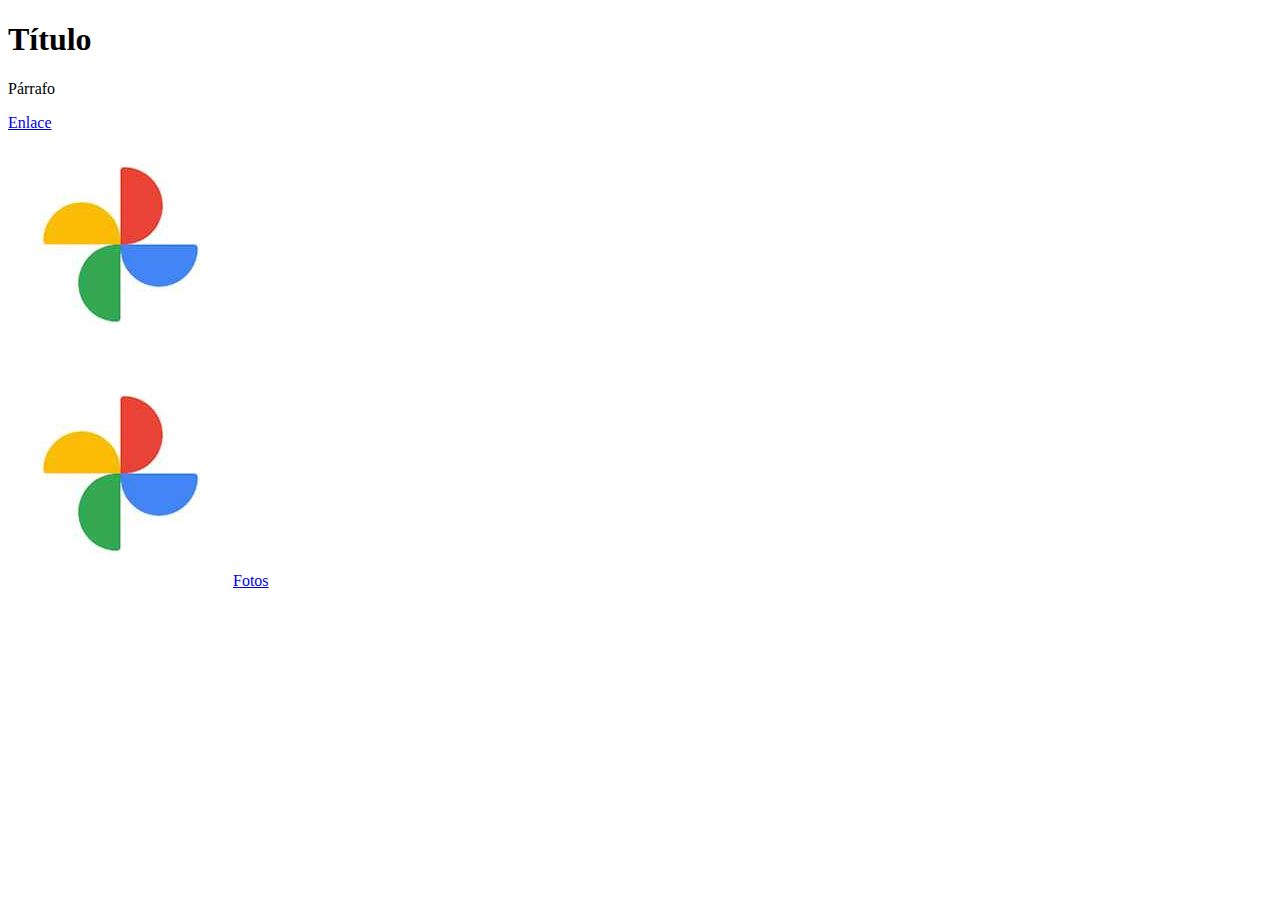
<file: index.html>
<!DOCTYPE html>
<html lang="en">
<head>
    <meta charset="UTF-8">
    <meta name="viewport" content="width=device-width, initial-scale=1.0">
    <title>paginaweb</title>
</head>
<body>
  <h1>Título</h1> 
  <p>Párrafo</p>  
  <a href="https://www.w3schools.com/html/tryit.asp?filename=tryhtml_basic_link">Enlace</a><br>
  
  <img src="media/download" alt="Fotos"><br>

  <a href="https://play.google.com/store/apps/details/Google_Photos?id=com.google.android.apps.photos&hl=es_NI&pli=1"> <img src="media/download" alt="">Fotos</a><br>
</body>
</html>
</file>
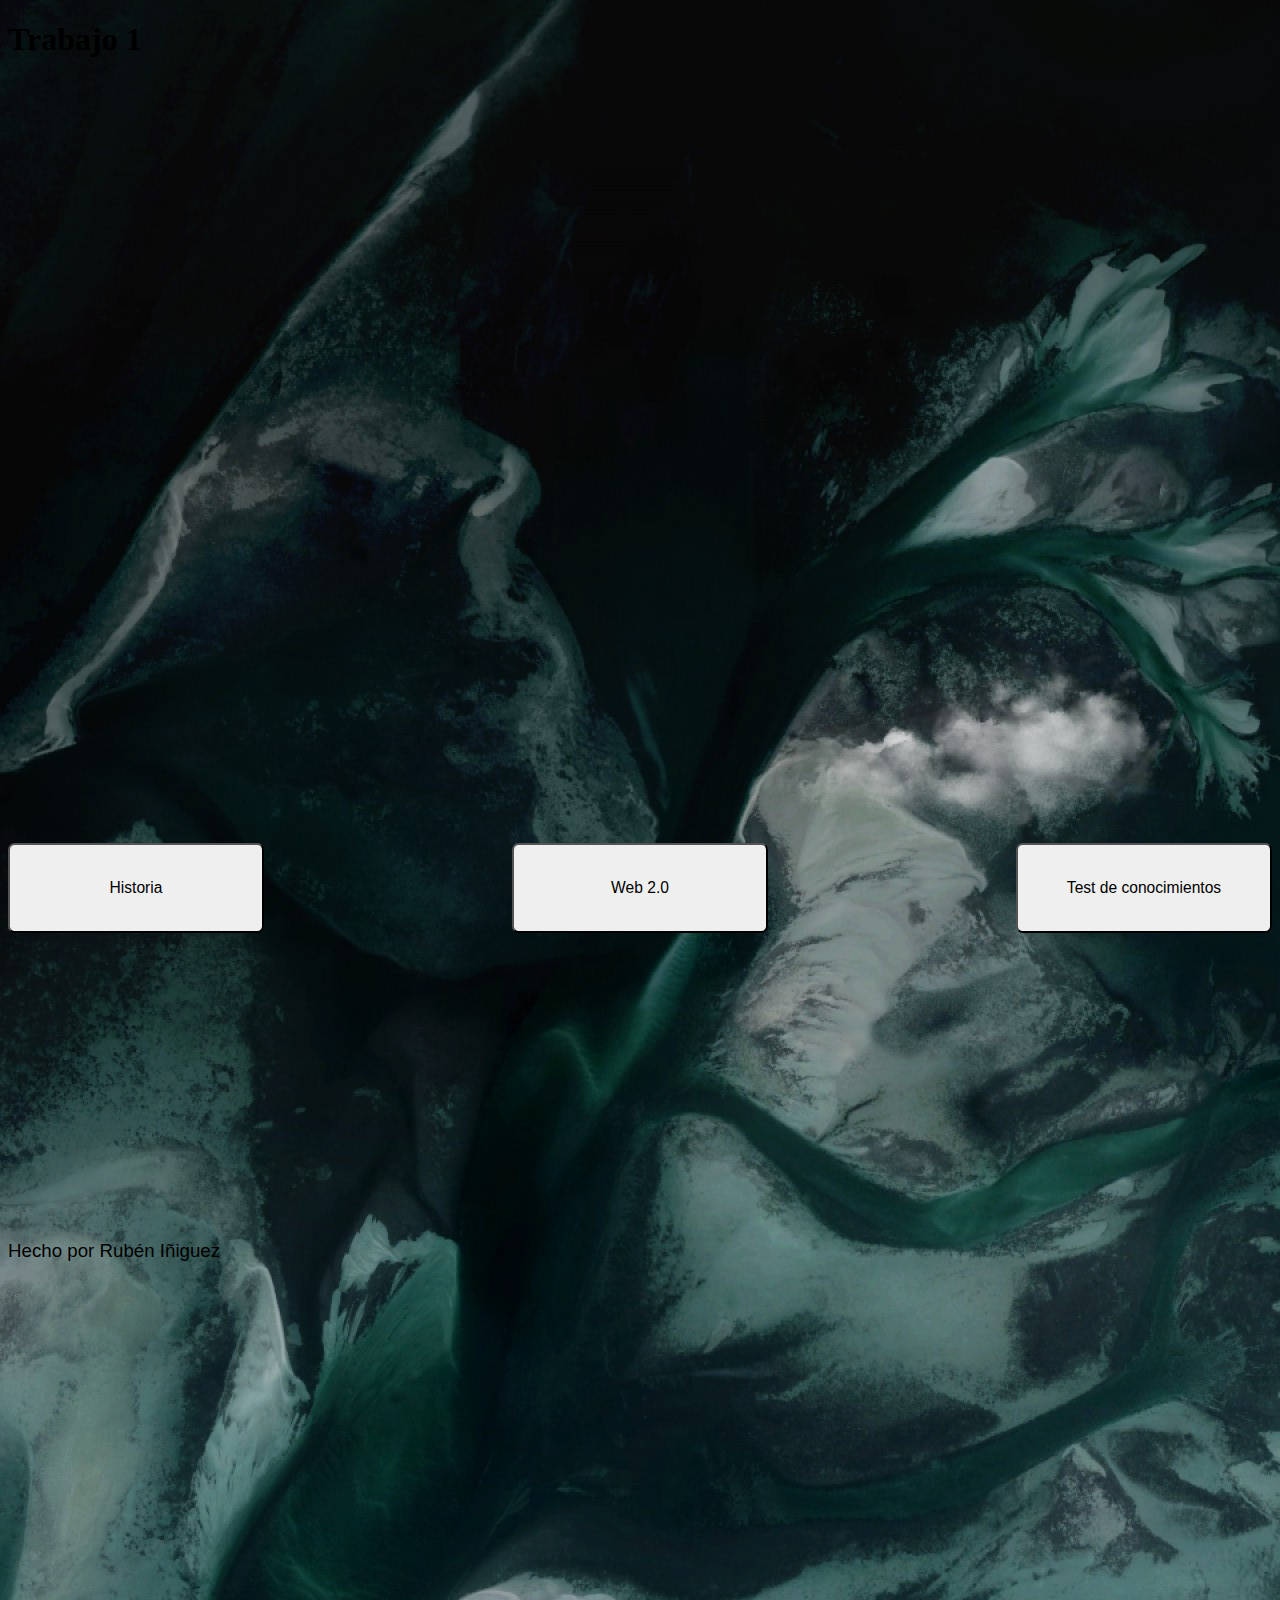
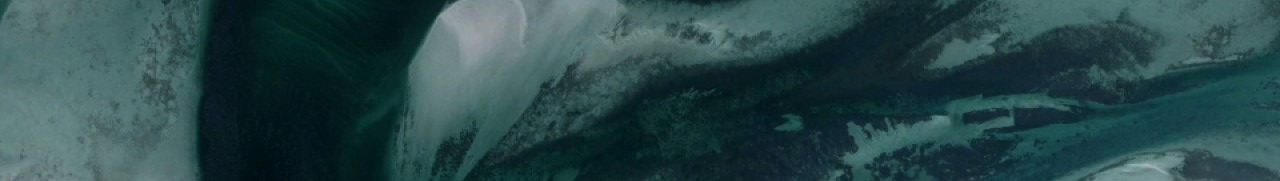
<file: index2.html>
<!DOCTYPE html>
<html lang="en">
<head>
    <meta charset="UTF-8">
    <meta name="viewport" content="width=device-width, initial-scale=1.0">
    <title>Document</title>
    <link rel="stylesheet" href="styles/index.css">
</head>
<body>
    <header><h1>Trabajo 1</h1></header>
    <main>
        <button><h3>Historia</h3> <link rel="Historia de internet" href="https://www.telefonica.com/es/sala-comunicacion/blog/historia-internet-como-nacio-evolucion/"></button>
        <button><h3>Web 2.0</h3></button>
        <button><h3>Test de conocimientos</h3></button></main>
    <footer><h3>Hecho por Rubén Iñiguez</h3></footer>
</body>
</html>
</file>
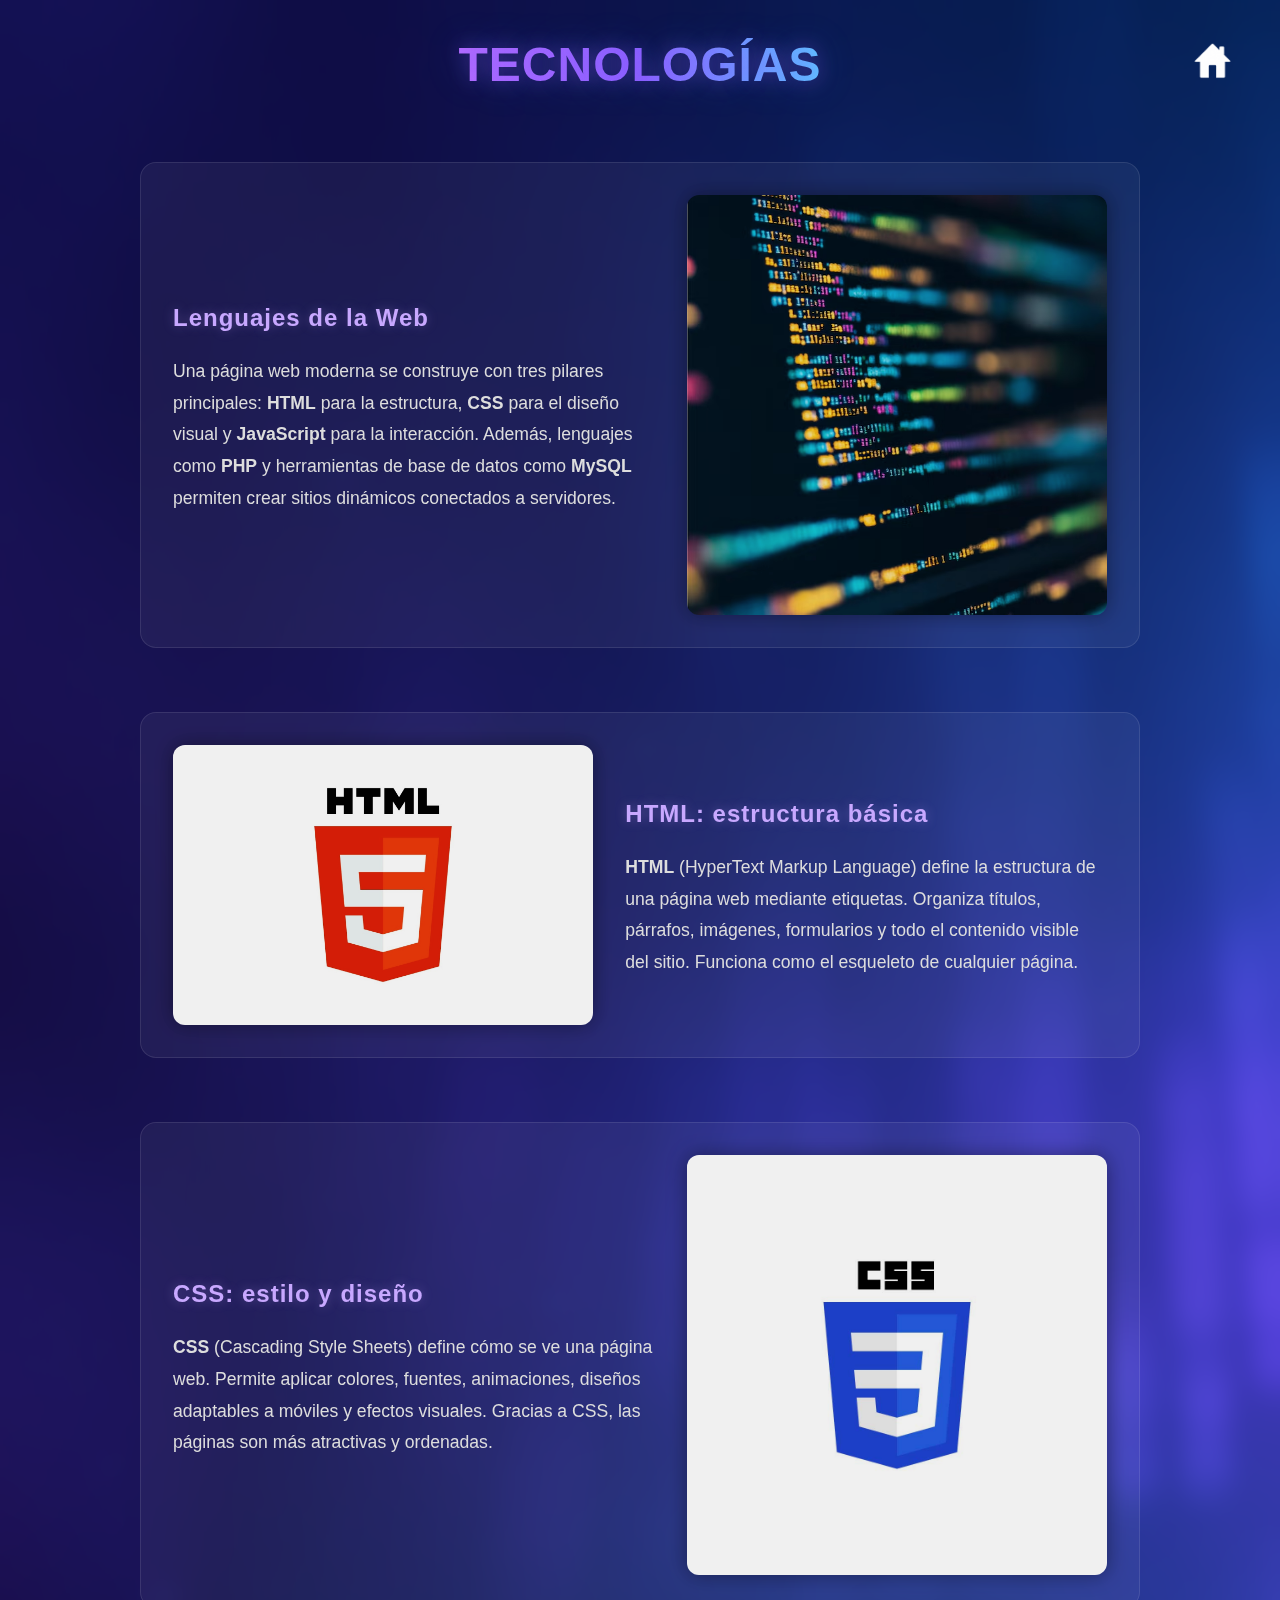
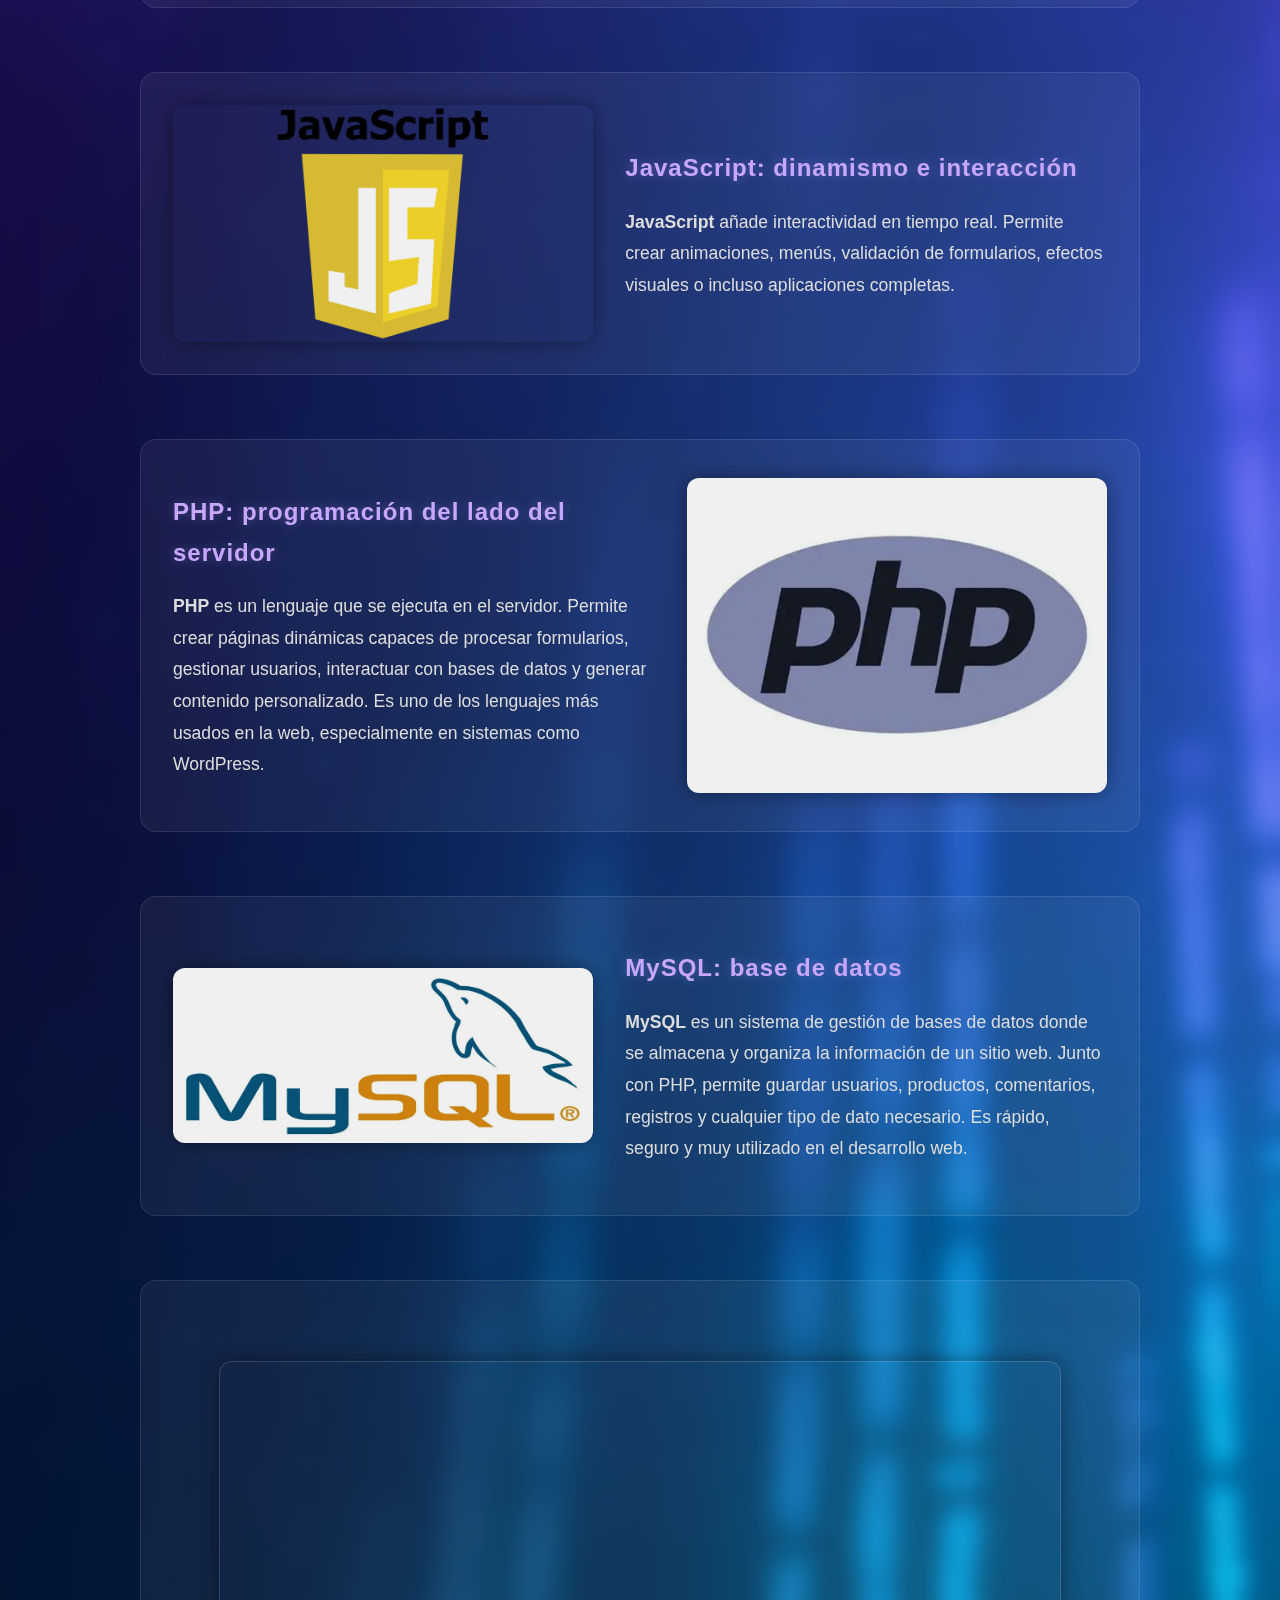
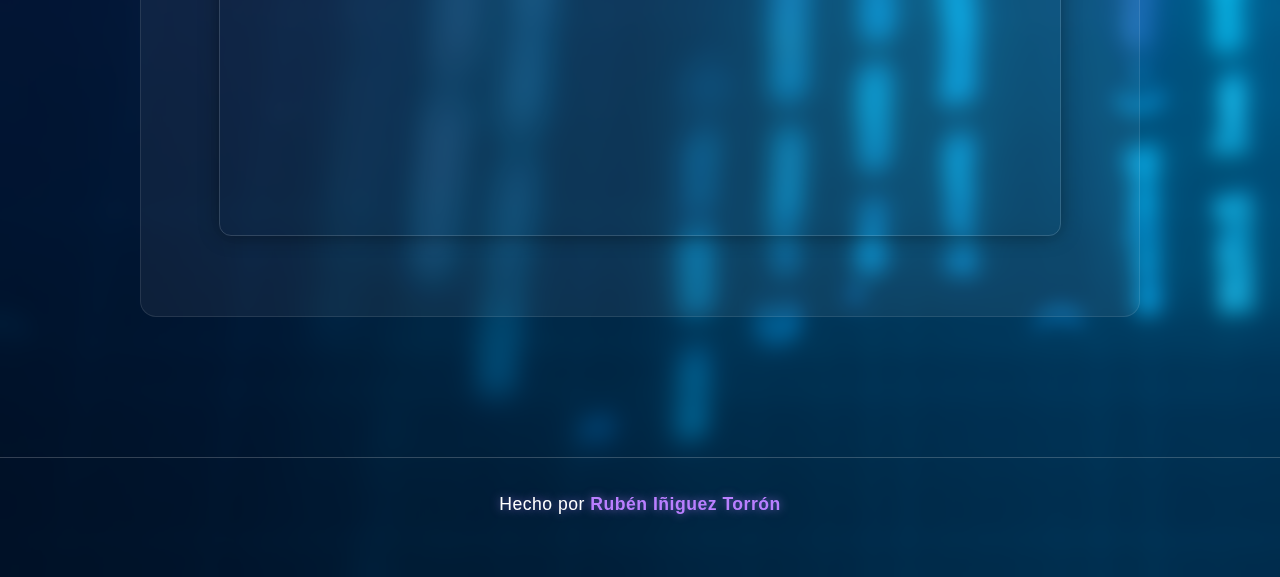
<file: pages/lenguaje.html>
<!DOCTYPE html>
<html lang="es">
<head>
    <meta charset="UTF-8">
    <meta name="viewport" content="width=device-width, initial-scale=1.0">
    <title>Tecnologías</title>
    <link rel="stylesheet" href="../styles/lenguaje.css">
</head>
<body>
    <header>
        <h1>Tecnologías</h1>
        <div class="home">
            <a href="../index.html">
                <img src="../media/home.png" alt="Home">
            </a>
        </div>
    </header>
    <main>
        <section class="bloque">
            <div class="texto">
                <h2>Lenguajes de la Web</h2>
                <p>Una página web moderna se construye con tres pilares principales: 
                <strong>HTML</strong> para la estructura, 
                <strong>CSS</strong> para el diseño visual y 
                <strong>JavaScript</strong> para la interacción. 
                Además, lenguajes como <strong>PHP</strong> y herramientas de base de datos como 
                <strong>MySQL</strong> permiten crear sitios dinámicos conectados a servidores.</p>
            </div>
            <img src="../media/lenguajesWeb.jpg" alt="Código HTML, CSS y JavaScript en editor">
        </section>
        <section class="bloque">
            <div class="texto">
                <h2>HTML: estructura básica</h2>
                <p><strong>HTML</strong> (HyperText Markup Language) define la estructura de una página web mediante
                etiquetas. Organiza títulos, párrafos, imágenes, formularios y todo el contenido visible del sitio. 
                Funciona como el esqueleto de cualquier página.</p>
            </div>
            <img src="../media/html.jpg" alt="Código HTML mostrando la estructura de una página web">
        </section>
        <section class="bloque">
            <div class="texto">
                <h2>CSS: estilo y diseño</h2>
                <p><strong>CSS</strong> (Cascading Style Sheets) define cómo se ve una página web. Permite aplicar colores,
                fuentes, animaciones, diseños adaptables a móviles y efectos visuales. Gracias a CSS, las páginas son más
                atractivas y ordenadas.</p>
            </div>
            <img src="../media/css.jpg" alt="Diseño web con hojas de estilo CSS">
        </section>
        <section class="bloque">
            <div class="texto">
                <h2>JavaScript: dinamismo e interacción</h2>
                <p><strong>JavaScript</strong> añade interactividad en tiempo real. Permite crear animaciones, menús,
                validación de formularios, efectos visuales o incluso aplicaciones completas.</p>
            </div>
            <img src="../media/java.png" alt="Código JavaScript ejecutando interacción web">
        </section>
        <section class="bloque">
            <div class="texto">
                <h2>PHP: programación del lado del servidor</h2>
                <p><strong>PHP</strong> es un lenguaje que se ejecuta en el servidor. Permite crear páginas dinámicas 
                capaces de procesar formularios, gestionar usuarios, interactuar con bases de datos y generar contenido 
                personalizado. Es uno de los lenguajes más usados en la web, especialmente en sistemas como WordPress.</p>
            </div>
            <img src="../media/php.webp" alt="Código PHP en un servidor web">
        </section>
        <section class="bloque">
            <div class="texto">
                <h2>MySQL: base de datos</h2>
                <p><strong>MySQL</strong> es un sistema de gestión de bases de datos donde se almacena y organiza la
                información de un sitio web. Junto con PHP, permite guardar usuarios, productos, comentarios, registros 
                y cualquier tipo de dato necesario. Es rápido, seguro y muy utilizado en el desarrollo web.</p>
            </div>
            <img src="../media/mysql.jpg" alt="Gestión de base de datos MySQL">
        </section>
        <section class="bloque">
            <div class="programacionPDF">
                <iframe src="../media/programacionWeb.pdf" frameborder="0"></iframe>
            </div>
        </section>
    </main>
    <footer>
        <div class="creditos">
            <h2>Hecho por <strong>Rubén Iñiguez Torrón</strong></h2>
        </div>
    </footer>
</body>
</html>
</file>
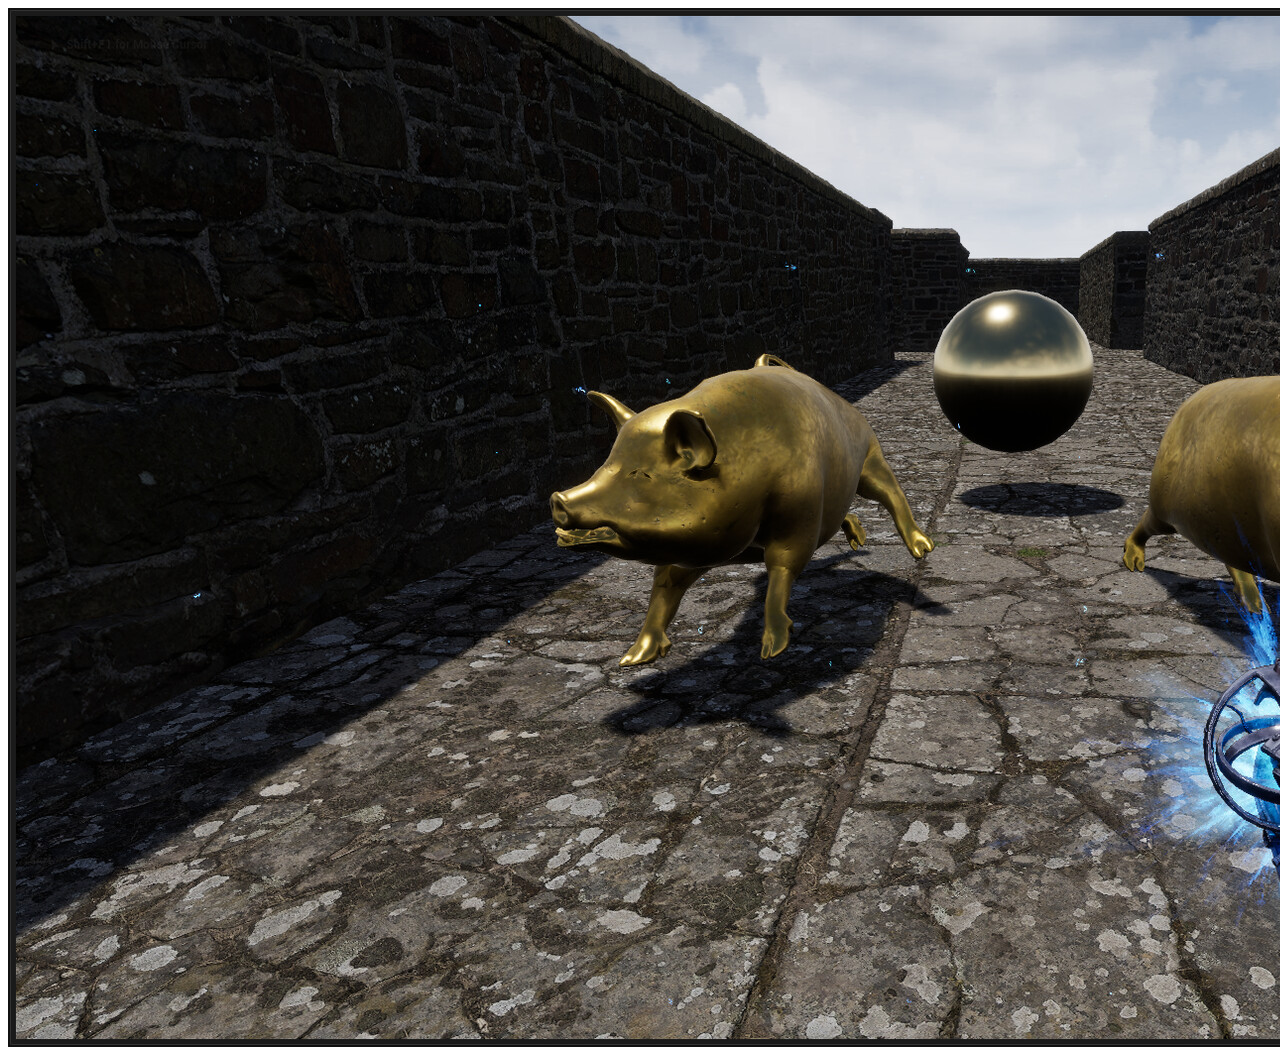
<file: pages/Ruggeri.html>
<!DOCTYPE html>
<html lang="en">
<head>
    <meta charset="UTF-8">
    <meta name="viewport" content="width=device-width, initial-scale=1.0">
    <title>pih</title>
</head>
<body>
    <img src="../media/bigpig.jpg" alt="Tu sueño lúcido tiene un aire muy simbólico y surrealista. La escena parece un nivel de videojuego, pero cargado de metáforas:

    Dos cerdos dorados: representan riqueza, abundancia o incluso la codicia, pero al estar en un entorno extraño y metálico, parecen guardianes, como si fueran pruebas a superar o símbolos de tentación. El oro los hace artificiales, como estatuas vivientes.
    
    La esfera metálica flotante: un enigma en suspensión, como un núcleo de poder, una recompensa o un misterio que espera ser descifrado. Su perfección contrasta con la forma orgánica de los cerdos.
    
    El pasillo de piedra: un camino angosto y medieval, que da la sensación de encierro o prueba iniciática. Parece que estás siendo guiado hacia algo inevitable al fondo del corredor.
    
    El arma futurista en tu mano: te da poder y control dentro del sueño. Es como la consciencia de que puedes alterar la realidad a voluntad. La energía azul que despide es señal de que tienes la capacidad de transformar ese mundo.
    
    El marcador “0/326 Items”: refuerza la lógica de videojuego, como si el sueño te estuviera recordando que hay un inventario gigante por llenar, quizá un símbolo de todas las experiencias, recuerdos o aprendizajes que puedes recolectar.
    
    Este sueño lúcido parece mezclar la búsqueda interior (el pasillo), las tentaciones o guardianes materiales (los cerdos dorados), y la herramienta de poder personal (el arma de energía). Es como si tu mente estuviera representando un nivel de iniciación en un videojuego espiritual, donde sabes que tienes el control, pero aún no has recogido nada para tu viaje.">
</body>
</html>
</file>
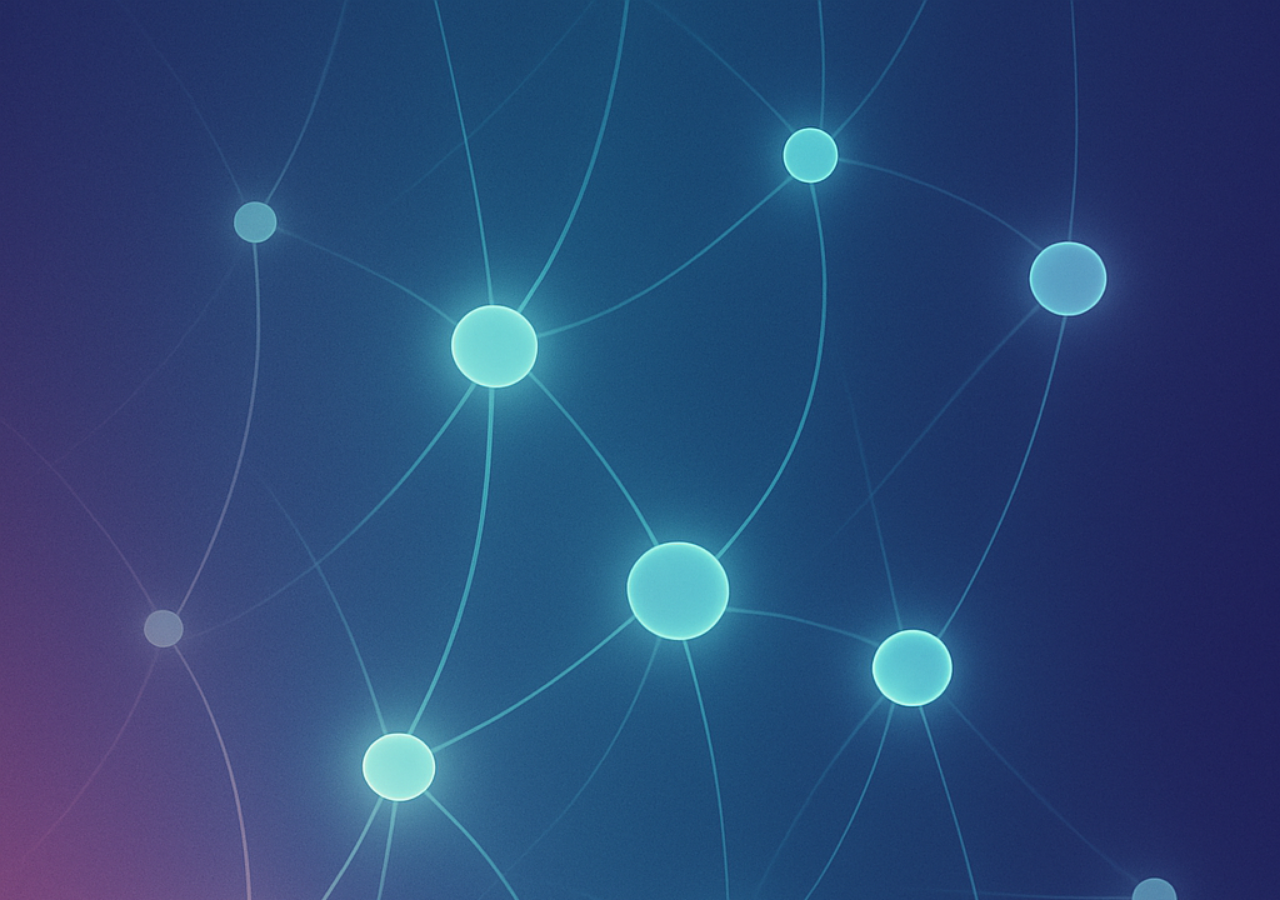
<file: pages/sistemas.html>
<!DOCTYPE html>
<html lang="en">
<head>
    <meta charset="UTF-8">
    <meta name="viewport" content="width=device-width, initial-scale=1.0">
    <title>Sistemas de Gestión de Contenidos</title>
    <link rel="stylesheet" href="../styles/sistemas.css">
</head>
<body>
    
</body>
</html>
</file>
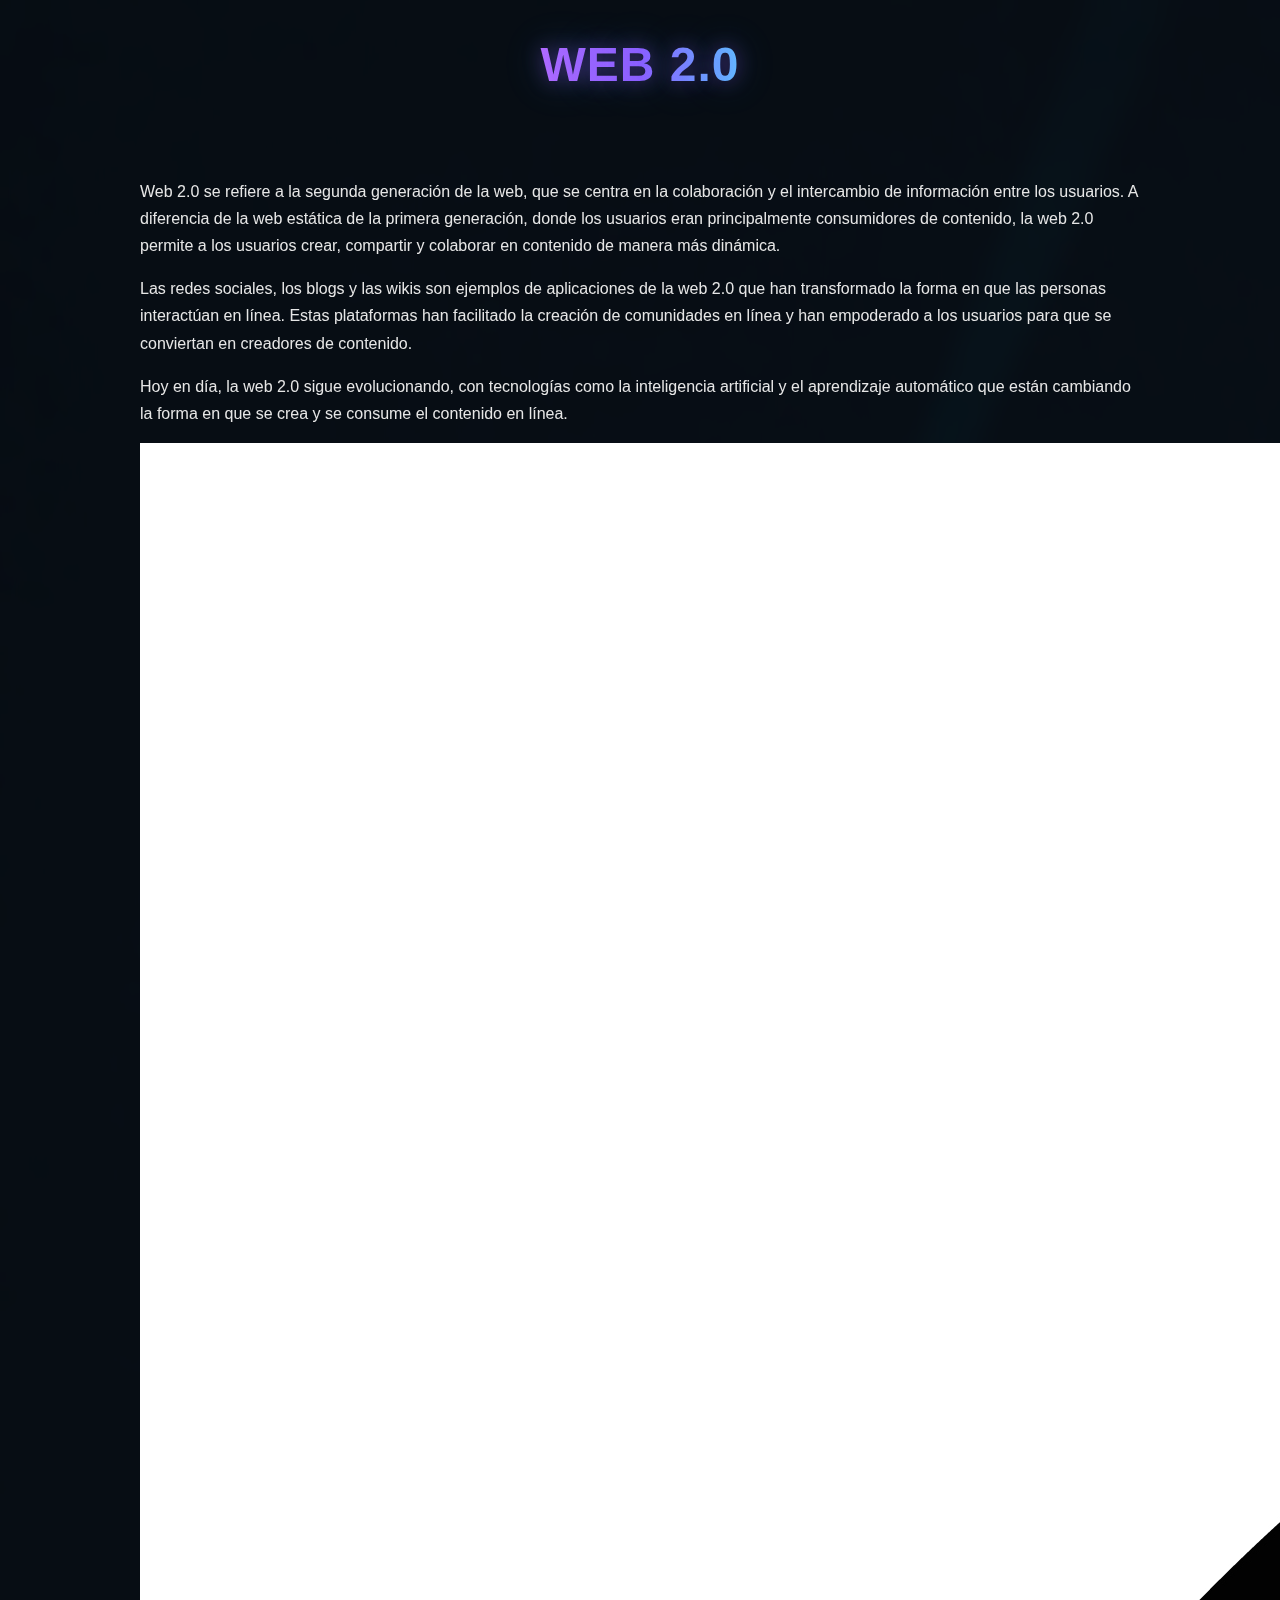
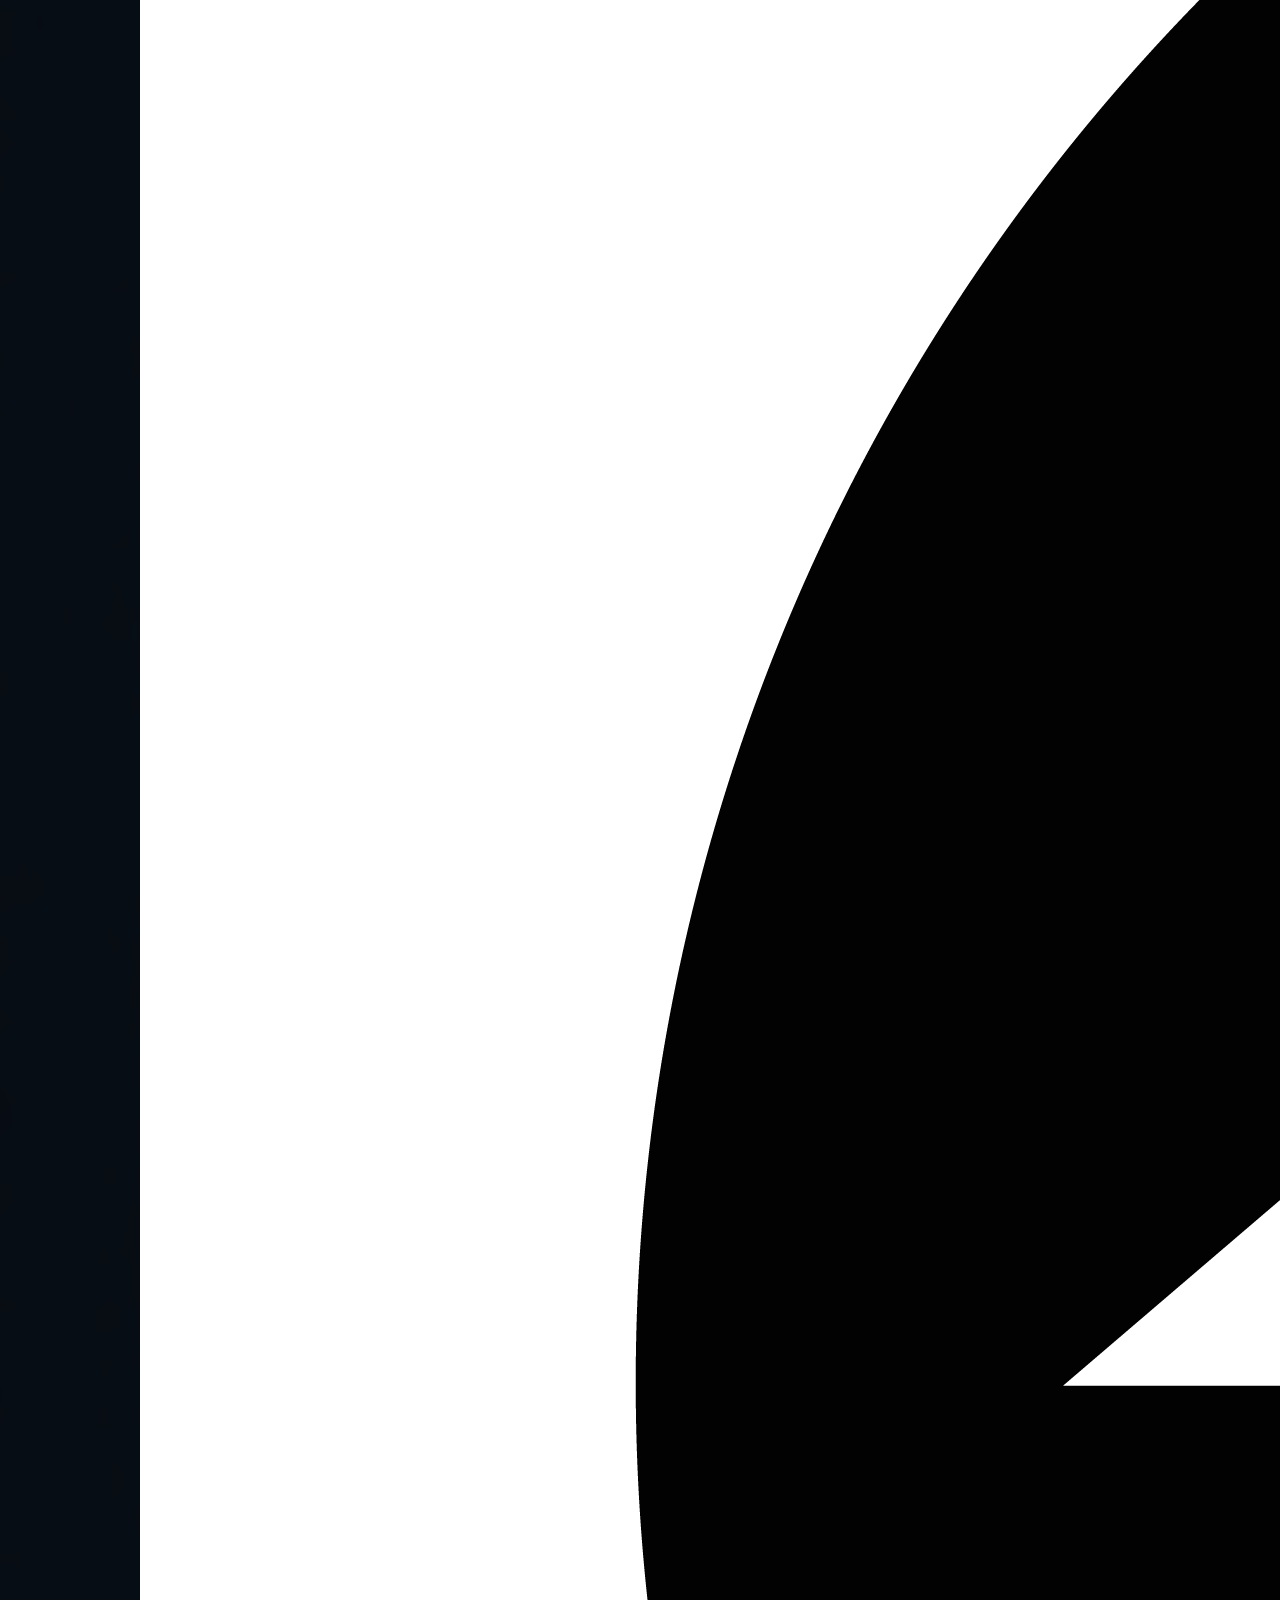
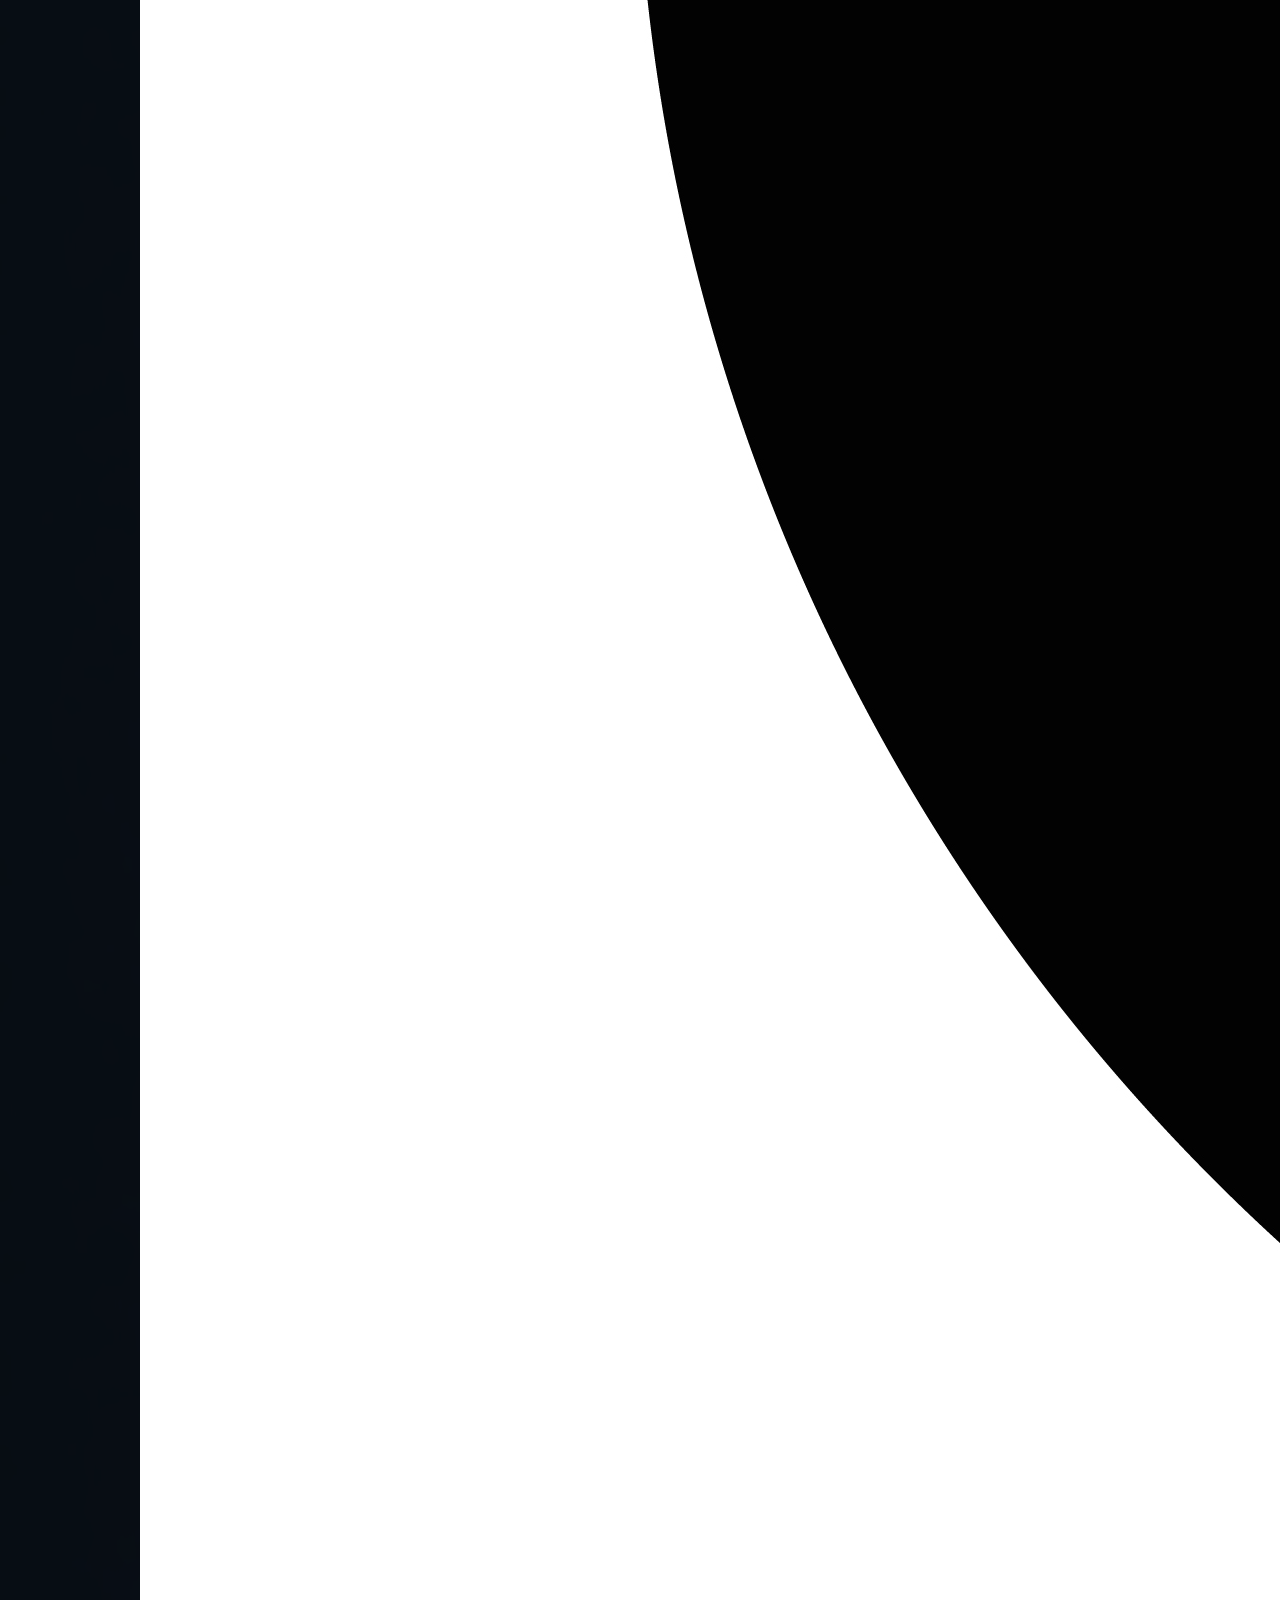
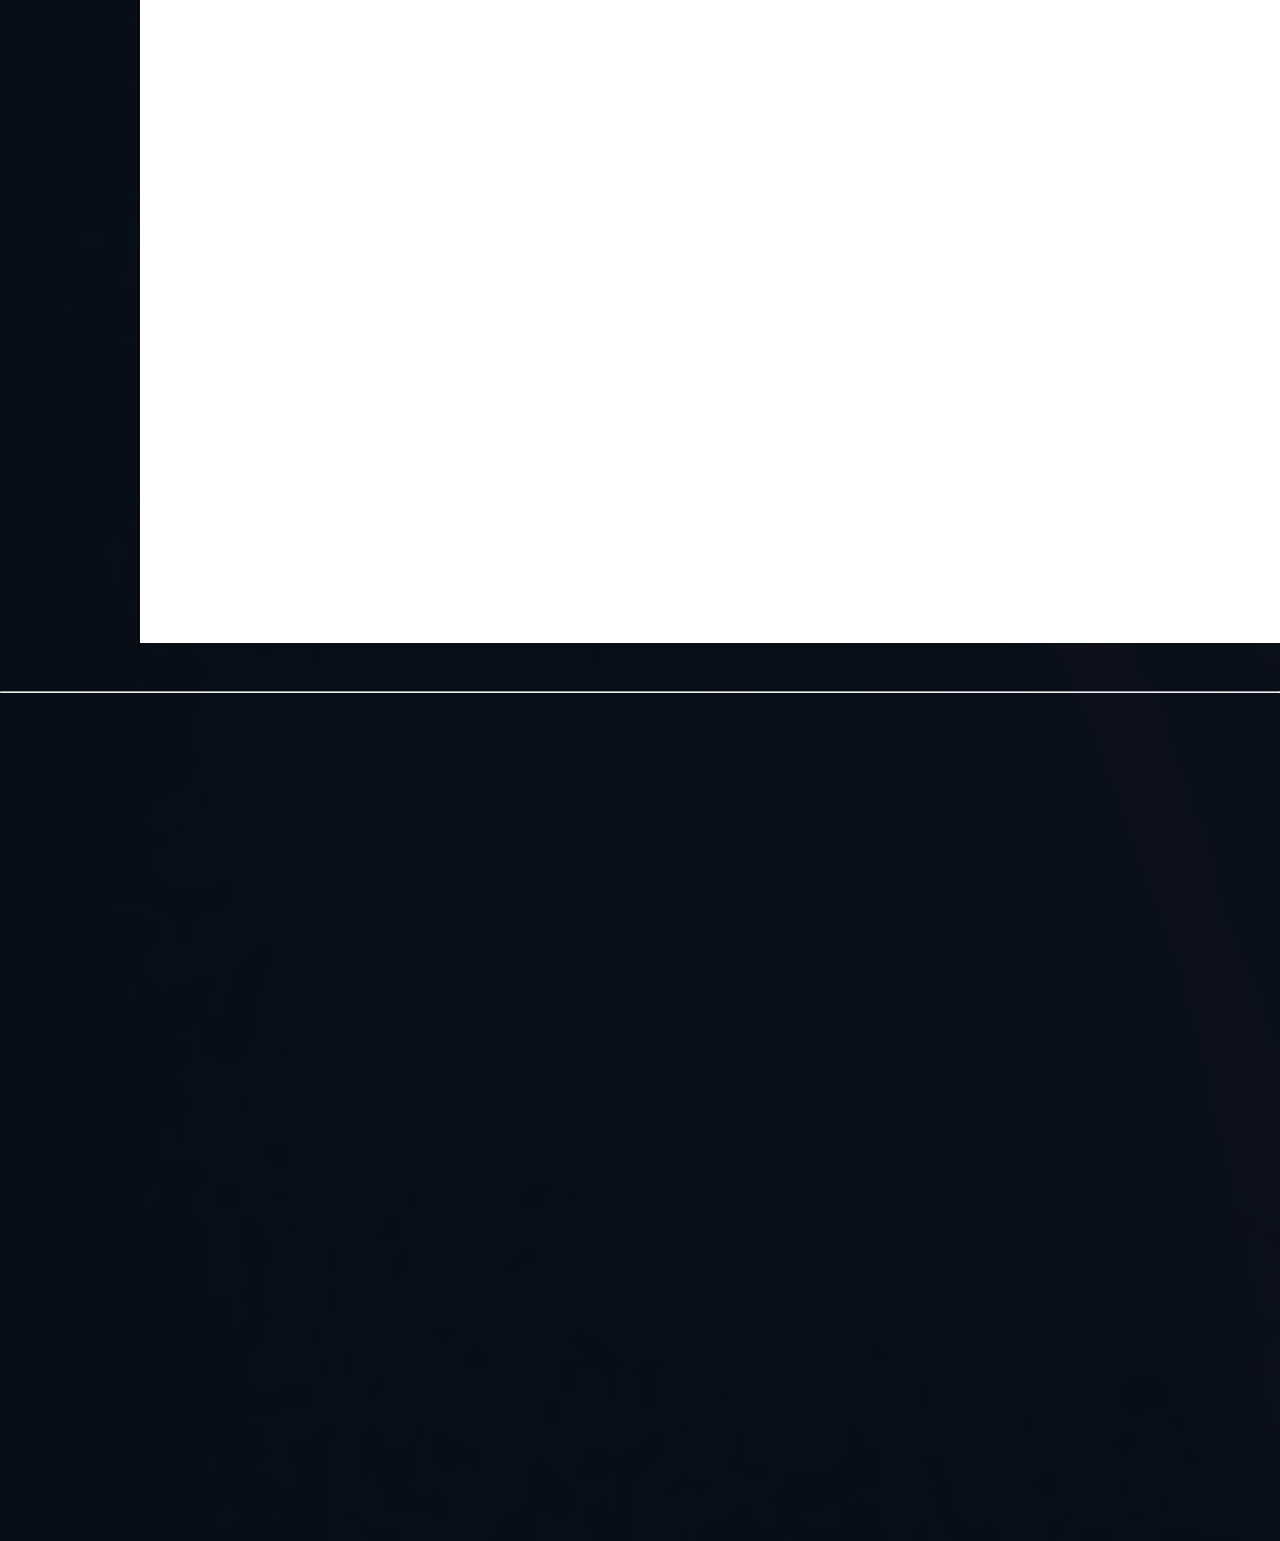
<file: pages/web2.0.html>
<!DOCTYPE html>
<html lang="en">
<head>
    <meta charset="UTF-8">
    <meta name="viewport" content="width=device-width, initial-scale=1.0">
    <title>Web 2.0</title>
    <link rel="stylesheet" href="../styles/web2.0.css">
</head>
<body>
    <header><h1>Web 2.0</h1></header>
    <main>
        <p>Web 2.0 se refiere a la segunda generación de la web, que se centra en la colaboración y el intercambio de información entre los usuarios. A diferencia de la web estática de la primera generación, donde los usuarios eran principalmente consumidores de contenido, la web 2.0 permite a los usuarios crear, compartir y colaborar en contenido de manera más dinámica.</p>
        <p>Las redes sociales, los blogs y las wikis son ejemplos de aplicaciones de la web 2.0 que han transformado la forma en que las personas interactúan en línea. Estas plataformas han facilitado la creación de comunidades en línea y han empoderado a los usuarios para que se conviertan en creadores de contenido.</p>
        <p>Hoy en día, la web 2.0 sigue evolucionando, con tecnologías como la inteligencia artificial y el aprendizaje automático que están cambiando la forma en que se crea y se consume el contenido en línea.</p>
        <div>
            <a href="../index.html">
                <img src="../media/home.jpg" alt="Home">
            </a>
        </div>
    </main>
    <hr>
    <footer>
    <div class="archivoPdf">
            <iframe src="../media/Web 2.0.pdf" 
            frameborder="0" 
            height="800pt"
            width="500pt">
            </iframe>
    </div>
    </footer>
</body>
</html>
</file>
<file: styles/index.css>
header {
    height: 400pt;
    min-height: auto;
    width: auto;
    min-width: auto;
}

.tituloGrande {
    font-family: 'Playfair Display', serif;
    font-weight: 700;
    color: whitesmoke;
    display: flex;
    text-align: center;
    justify-content: center; 
    margin: auto; 
}

.play {
    display: flex;
    justify-content: right;
    align-items: center;
    margin: auto;
    margin-right: 15pt;
}

img {
    max-width: 50px;
    max-height: 50px;
}

main {
    height: 500pt;
    min-height: 30pt;
    display: flex;
    justify-content: center;
    align-items: center;
    justify-content: space-between;
}

button{
    height: 10vh;
    min-height: 20pt;
    width: 20vw;
    min-width: 40pt;
    border-radius: 5pt;
    border-style: outset;
}

button:hover {
    background-color: aqua ;
}

h3 {
    font-family: 'Raleway', sans-serif;
    font-weight: 400;
}

footer {
    height: 400pt;
    min-height: 30pt;
}

@media only screen and (max-width: 500px) {
    main{
        flex-direction: column;
        min-height: 30vh;
        button{
            height: 10vh;
            max-height: 30vh;
        }
    }
}

body {
    background-image: linear-gradient(
        0deg,
        rgba(255, 255, 255, 0),
        rgba(0, 0, 0, 0)
    )
    ,url(../media/fondoindex1.jpg);
}
</file>
<file: styles/lenguaje.css>
header {
    display: flex;
    align-items: center;
    justify-content: center;
    position: relative;
    text-align: center;
    padding: 1.5rem 2rem;
}

header h1 {
    font-family: 'Poppins', sans-serif;
    font-weight: 800;
    color: #c8a8ff;
    letter-spacing: 1px;
    text-shadow: 0 0 12px rgba(200, 168, 255, 0.3);
    font-size: 3em;
    text-align: center;
    margin-bottom: 1rem;
    margin: 0;
    text-transform: uppercase;
    background: linear-gradient(90deg, #b86bff, #8f5eff, #5cc6ff);
    -webkit-background-clip: text;
    -webkit-text-fill-color: transparent;
    text-shadow: 0 0 20px rgba(150, 80, 255, 0.4),
                 0 0 40px rgba(80, 180, 255, 0.3);
}

.home {
    position: absolute;
    top: 50%;
    right: 40px;
    transform: translateY(-50%);
}

.home img {
    width: 55px;
    height: 55px;
    filter: brightness(2);
    transition: transform 0.3s, filter 0.3s;
}

.home img:hover {
    transform: scale(1.15);
    filter: brightness(3);
    cursor: pointer;
}

main {
    max-width: 1000px;
    margin: auto;
    padding: 2em 1em;
}

.bloque {
    display: flex;
    align-items: center;
    justify-content: space-between;
    gap: 2em;
    margin-bottom: 4em;
    background: rgba(255, 255, 255, 0.05);
    border: 1px solid rgba(255, 255, 255, 0.1);
    border-radius: 16px;
    padding: 2em;
    backdrop-filter: blur(15px);
}

.bloque img {
    width: 45%;
    border-radius: 12px;
    box-shadow: 0 0 20px rgba(0, 0, 0, 0.4);
    filter: brightness(0.9) contrast(1.1) saturate(0.9);
}

.bloque:nth-child(even){ flex-direction: row-reverse; }

.texto {
    width: 55%;
}

.texto h2 {
    font-family: 'Poppins', sans-serif;
    font-weight: 600;
    color: #c8a8ff;
    letter-spacing: 1px;
    text-shadow: 0 0 12px rgba(200, 168, 255, 0.3);
    font-size: 1.5em;
    margin-bottom: 0.6em;
}

.texto p {
    font-family: 'Raleway', sans-serif;
    font-weight: 400;
    line-height: 1.8;
    font-size: 1.1em;
    color: #ddd;
}

.programacionPDF {
    display: flex;
    justify-content: center;
    align-items: center;
    margin: 3em auto;
    width: 100%;
}

.programacionPDF iframe {
    width: 90%;
    aspect-ratio: 16/9;
    border-radius: 12px;
    border: 1px solid rgba(255, 255, 255, 0.15);
    box-shadow: 0 0 20px rgba(0, 0, 0, 0.4);
}

footer {
    margin-top: 20px;
    padding: 10px 0;
}

.creditos h2{
    text-align: center;
    padding: 2rem 0;
    color: #ffffff;
    font-family: 'Poppins', sans-serif;
    font-size: 1.1rem;
    font-weight: 500;
    letter-spacing: 0.5px;
    border-top: 1px solid rgba(255, 255, 255, 0.2);
    text-shadow: 0 0 10px rgba(185, 127, 255, 0.6);
}

.creditos h2 strong {
    color: #b97fff;
    font-weight: 600;
}

@media (max-width: 768px) {
    header h1 {
        font-size: 2.2em;
    }
    
    .home img {
        width: 42px;
        height: 42px;
    }

    .bloque {
        flex-direction: column;
        text-align: center;
    }

    .bloque img, .texto {
        width: 100%;
    }

    .texto {
        margin-top: 1em;
    }
}

body {
    background: url(../media/fondoLenguaje.png);
    background-size: cover;
    backdrop-filter: blur(10px);
    margin: 0;
    font-family: 'Raleway', sans-serif;
    font-weight: 400;
    color: #e6e6e6;
    line-height: 1.7;
}
</file>
<file: styles/sistemas.css>
header {
    display: flex;
    align-items: center;
    justify-content: center;
    position: relative;
    text-align: center;
    padding: 1.5rem 2rem;
}

header h1 {
    font-family: 'Poppins', sans-serif;
    font-weight: 800;
    color: #c8a8ff;
    letter-spacing: 1px;
    text-shadow: 0 0 12px rgba(200, 168, 255, 0.3);
    font-size: 3em;
    text-align: center;
    margin-bottom: 1rem;
    margin: 0;
    text-transform: uppercase;
    background: linear-gradient(90deg, #b86bff, #8f5eff, #5cc6ff);
    -webkit-background-clip: text;
    -webkit-text-fill-color: transparent;
    text-shadow: 0 0 20px rgba(150, 80, 255, 0.4),
                 0 0 40px rgba(80, 180, 255, 0.3);
}

.home {
    position: absolute;
    top: 50%;
    right: 40px;
    transform: translateY(-50%);
}

.home img {
    width: 55px;
    height: 55px;
    filter: brightness(2);
    transition: transform 0.3s, filter 0.3s;
}

.home img:hover {
    transform: scale(1.15);
    filter: brightness(3);
    cursor: pointer;
}

main {
    max-width: 1000px;
    margin: auto;
    padding: 2em 1em;
}

.bloque {
    display: flex;
    align-items: center;
    justify-content: space-between;
    gap: 2em;
    margin-bottom: 4em;
    background: rgba(255, 255, 255, 0.05);
    border: 1px solid rgba(255, 255, 255, 0.1);
    border-radius: 16px;
    padding: 2em;
    backdrop-filter: blur(10px);
}

.bloque img {
    width: 45%;
    border-radius: 12px;
    box-shadow: 0 0 20px rgba(0, 0, 0, 0.4);
    filter: brightness(0.9) contrast(1.1) saturate(0.9);
}

.bloque:nth-child(even){ flex-direction: row-reverse; }

.texto {
    width: 55%;
}

.texto h2 {
    font-family: 'Poppins', sans-serif;
    font-weight: 600;
    color: #c8a8ff;
    letter-spacing: 1px;
    text-shadow: 0 0 12px rgba(200, 168, 255, 0.3);
    font-size: 1.5em;
    margin-bottom: 0.6em;
}

.texto p {
    font-family: 'Raleway', sans-serif;
    font-weight: 400;
    line-height: 1.8;
    font-size: 1.1em;
    color: #ddd;
}

.bullet {
    margin: 1rem 0 0;
    padding-left: 1.1rem;
}

.bullet li {
    margin: 0.35rem 0;
}

.pill {
    display: flex;
    flex-wrap: wrap;
    gap: 0.5rem;
    padding: 0;
    margin: 1rem 0 0;
}

.pill li {
    list-style: none;
    padding: 0.35rem 0.7rem;
    border-radius: 999px;
    backdrop-filter: blur(10px);
    border: 1px solid rgba(255, 255, 255, 0.14);
    font-weight: 600;
    color: #dccfff;
}

.grid {
    display: grid;
    grid-template-columns: repeat(2, 1fr);
    gap: 1rem;
    margin-top: 1rem;
}

.card {
    background: rgba(255, 255, 255, 0.5);
    border: 1px solid rgba(255, 255, 255, 0.12);
    border-radius: 12px;
    padding: 1rem;
}

.card h3 {
    margin: 0.2rem 0 0.5rem;
    color: #e9ddff;
    font-family: 'Poppins', sans-serif;
}

footer {
    margin-top: 20px;
    padding: 10px 0;
}

.creditos h2{
    text-align: center;
    padding: 2rem 0;
    color: #ffffff;
    font-family: 'Poppins', sans-serif;
    font-size: 1.1rem;
    font-weight: 500;
    letter-spacing: 0.5px;
    border-top: 1px solid rgba(255, 255, 255, 0.2);
    text-shadow: 0 0 10px rgba(185, 127, 255, 0.6);
}

.creditos h2 strong {
    color: #b97fff;
    font-weight: 600;
}

@media (max-width: 768px) {
    header h1 {
        font-size: 2.2em;
    }
    
    .home img {
        width: 42px;
        height: 42px;
    }

    .bloque {
        flex-direction: column;
        text-align: center;
    }

    .bloque img, .texto {
        width: 100%;
    }

    .texto {
        margin-top: 1em;
    }
}

body {
    background: url(../media/fondoSistemas.png);
    background-size: cover;
    backdrop-filter: blur(10px);
    margin: 0;
    font-family: 'Raleway', sans-serif;
    font-weight: 400;
    color: #e6e6e6;
    line-height: 1.7;
}
</file>
<file: styles/web2.0.css>
header {
    display: flex;
    align-items: center;
    justify-content: center;
    position: relative;
    text-align: center;
    padding: 1.5rem 2rem;
}

header h1 {
    font-family: 'Poppins', sans-serif;
    font-weight: 800;
    color: #c8a8ff;
    letter-spacing: 1px;
    text-shadow: 0 0 12px rgba(200, 168, 255, 0.3);
    font-size: 3em;
    text-align: center;
    margin-bottom: 1rem;
    margin: 0;
    text-transform: uppercase;
    background: linear-gradient(90deg, #b86bff, #8f5eff, #5cc6ff);
    -webkit-background-clip: text;
    -webkit-text-fill-color: transparent;
    text-shadow: 0 0 20px rgba(150, 80, 255, 0.4),
                 0 0 40px rgba(80, 180, 255, 0.3);
}

.home {
    position: absolute;
    top: 50%;
    right: 40px;
    transform: translateY(-50%);
}

.home img {
    width: 55px;
    height: 55px;
    filter: brightness(2);
    transition: transform 0.3s, filter 0.3s;
}

.home img:hover {
    transform: scale(1.15);
    filter: brightness(3);
    cursor: pointer;
}

main {
    max-width: 1000px;
    margin: auto;
    padding: 2em 1em;
}

.bloque {
    display: flex;
    align-items: center;
    justify-content: space-between;
    gap: 2em;
    margin-bottom: 4em;
    background: rgba(255, 255, 255, 0.05);
    border: 1px solid rgba(255, 255, 255, 0.1);
    border-radius: 16px;
    padding: 2em;
    backdrop-filter: blur(10px);
}

.bloque img {
    width: 45%;
    border-radius: 12px;
    box-shadow: 0 0 20px rgba(0, 0, 0, 0.4);
    filter: brightness(0.9) contrast(1.1) saturate(0.9);
}

.bloque:nth-child(even){ flex-direction: row-reverse; }

.texto {
    width: 55%;
}

.texto h2 {
    font-family: 'Poppins', sans-serif;
    font-weight: 600;
    color: #c8a8ff;
    letter-spacing: 1px;
    text-shadow: 0 0 12px rgba(200, 168, 255, 0.3);
    font-size: 1.5em;
    margin-bottom: 0.6em;
}

.texto p {
    font-family: 'Raleway', sans-serif;
    font-weight: 400;
    line-height: 1.8;
    font-size: 1.1em;
    color: #ddd;
}

footer {
    margin-top: 20px;
    padding: 10px 0;
}

.creditos h2{
    text-align: center;
    padding: 2rem 0;
    color: #ffffff;
    font-family: 'Poppins', sans-serif;
    font-size: 1.1rem;
    font-weight: 500;
    letter-spacing: 0.5px;
    border-top: 1px solid rgba(255, 255, 255, 0.2);
    text-shadow: 0 0 10px rgba(185, 127, 255, 0.6);
}

.creditos h2 strong {
    color: #b97fff;
    font-weight: 600;
}

@media (max-width: 768px) {
    header h1 {
        font-size: 2.2em;
    }
    
    .home img {
        width: 42px;
        height: 42px;
    }

    .bloque {
        flex-direction: column;
        text-align: center;
    }

    .bloque img, .texto {
        width: 100%;
    }

    .texto {
        margin-top: 1em;
    }
}

body {
    background: url(../media/fondoWeb.png);
    background-size: cover;
    backdrop-filter: blur(10px);
    margin: 0;
    font-family: 'Raleway', sans-serif;
    font-weight: 400;
    color: #e6e6e6;
    line-height: 1.7;
}
</file>
